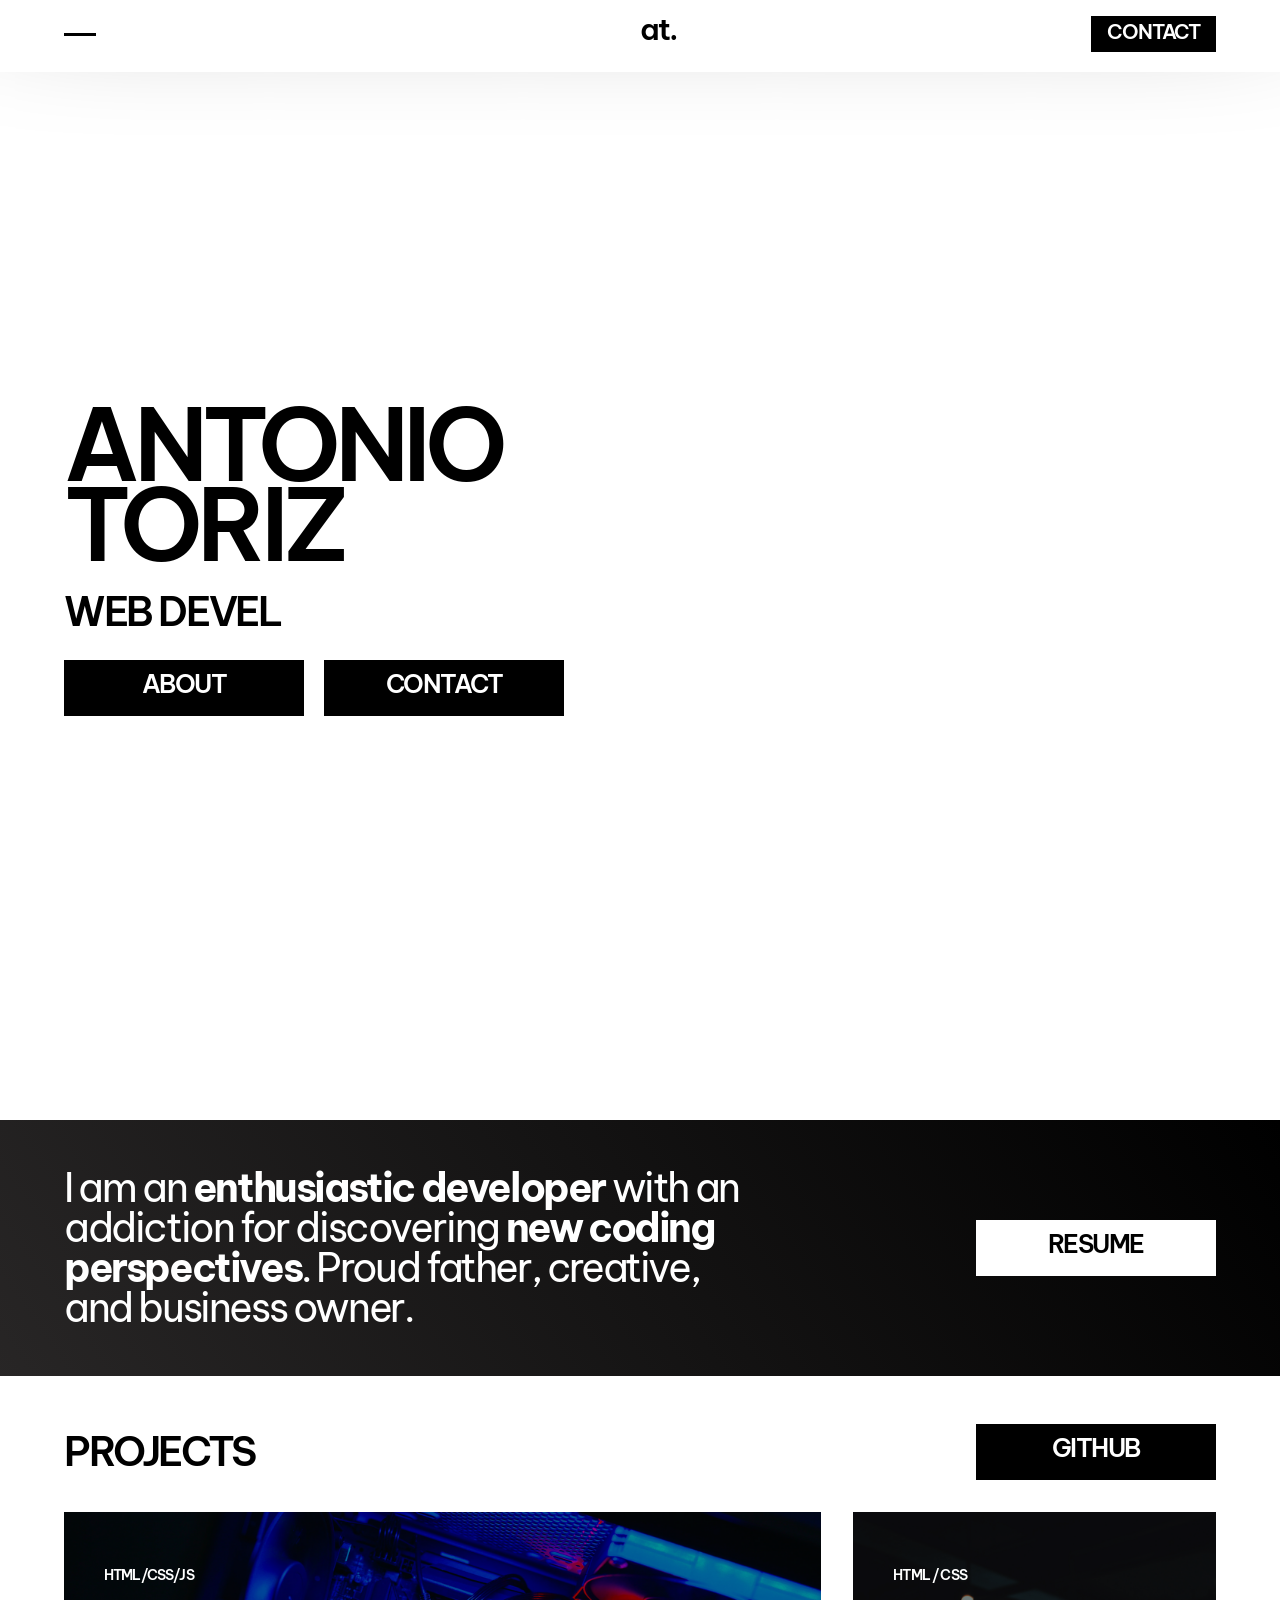
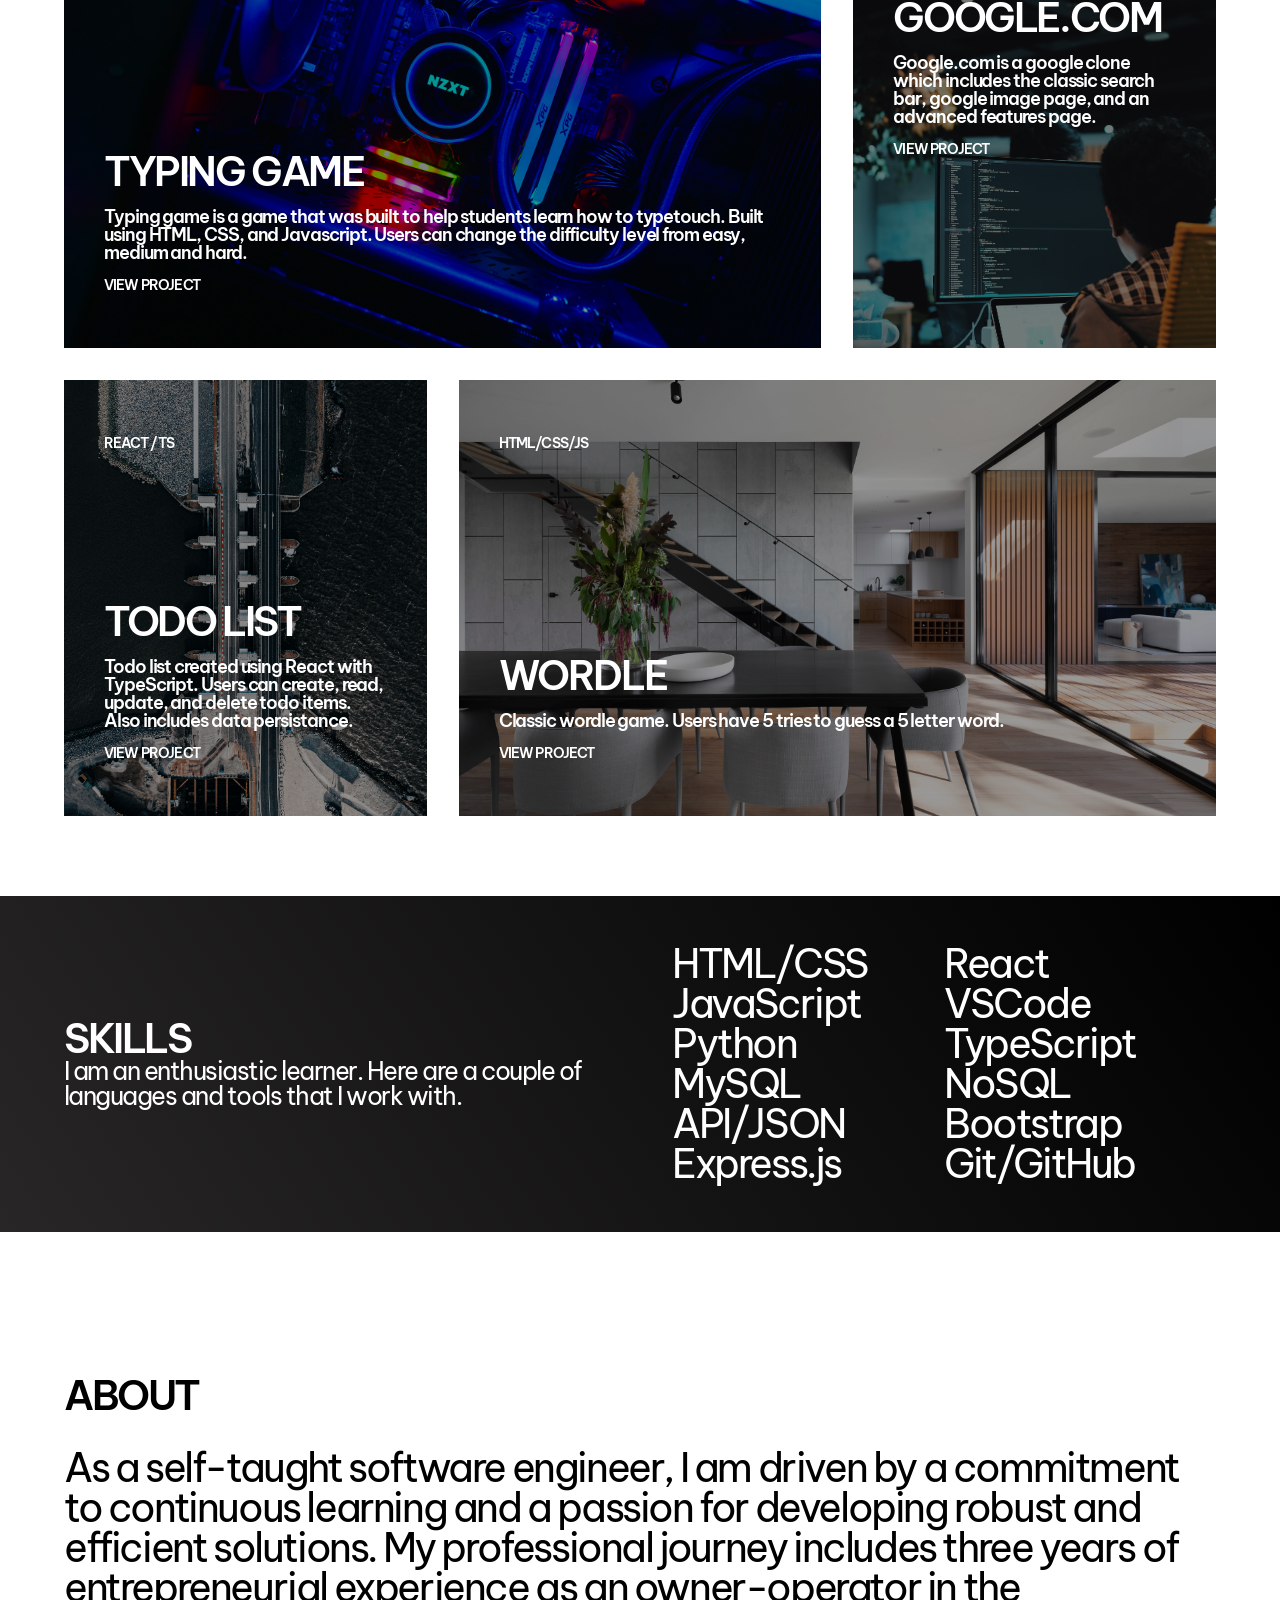
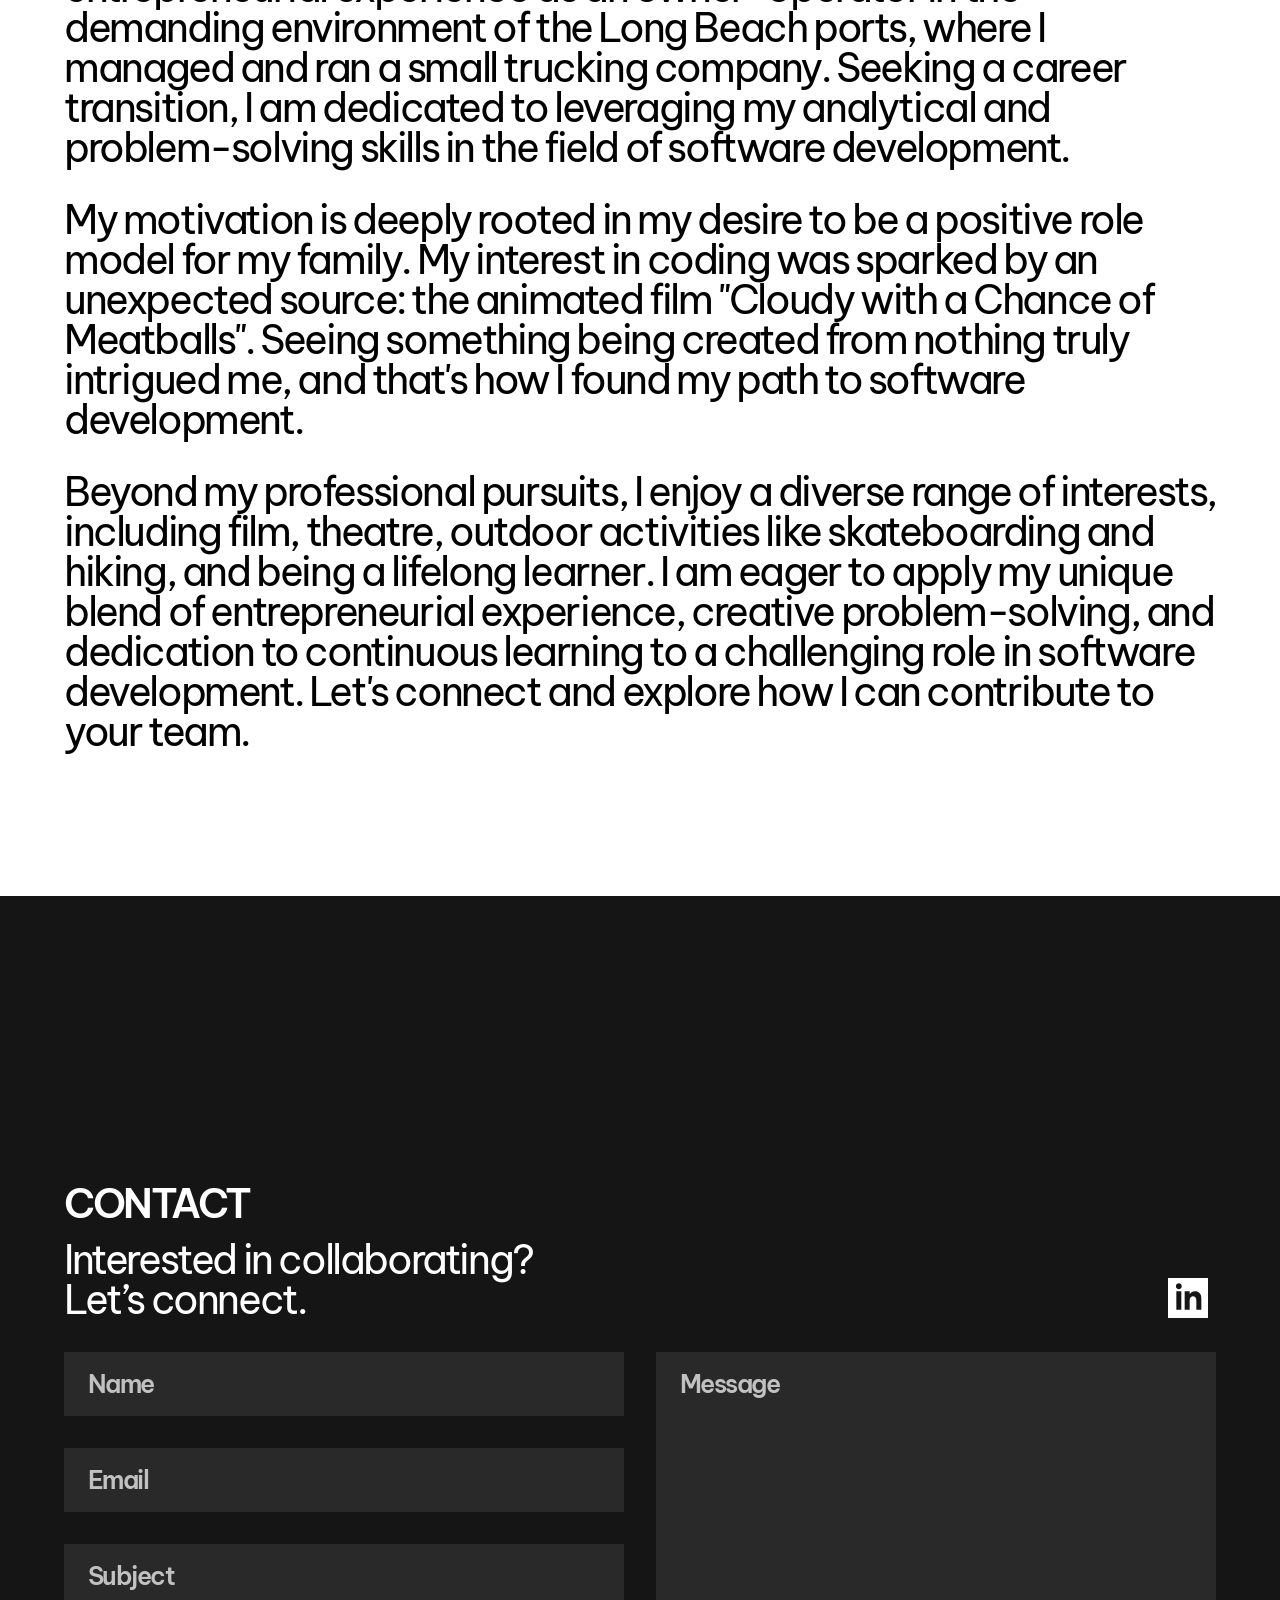
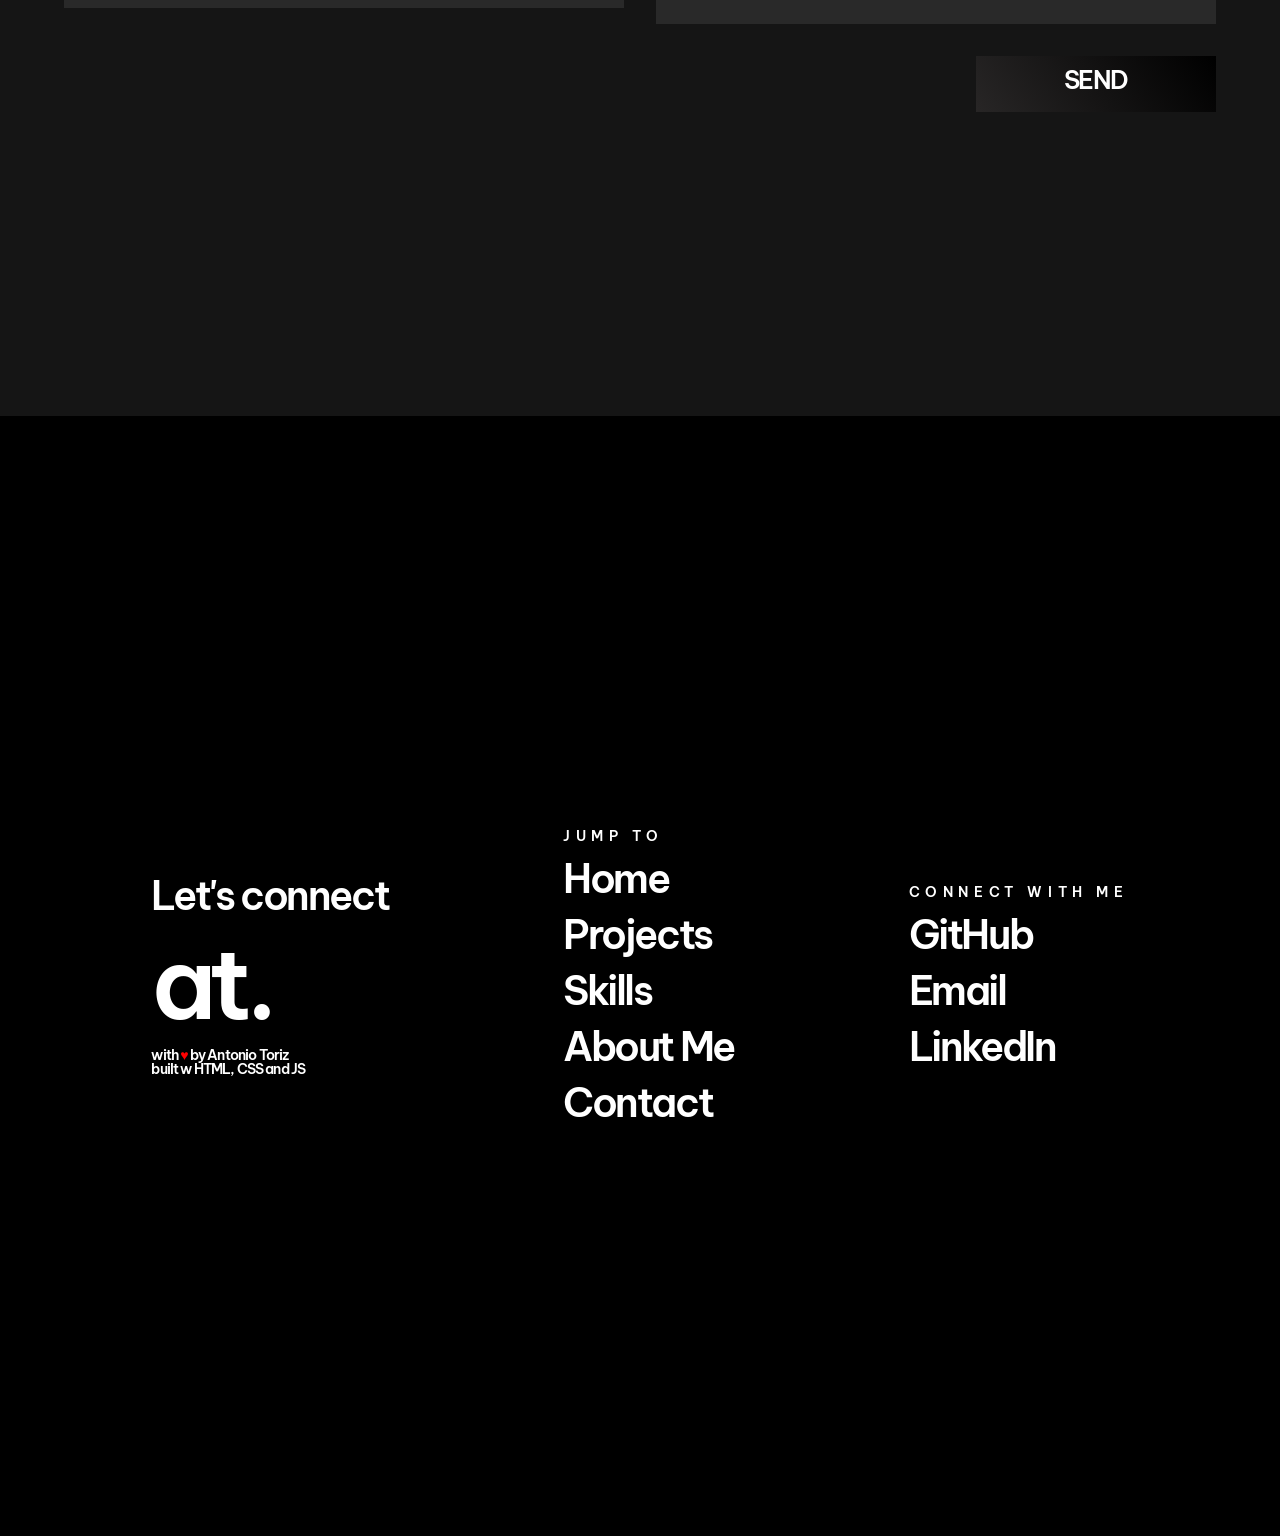
<file: tony/index.html>
<!DOCTYPE html>
<html lang="en">

<head>
  <meta charset="UTF-8" />
  <meta http-equiv="X-UA-Compatible" content="IE=edge" />
  <meta name="viewport" content="width=device-width, initial-scale=1.0" />
  <meta name="description" content="Lifelong learner." />
  <link rel="icon" type="image/x-icon" href="./assets/images/favicon.ico">

  <title>Antonio Toriz - Software Engineer</title>
  <!-- styles -->
  <link rel="stylesheet" href="styles/css/reset.css" />
  <link rel="stylesheet" href="styles/css/styles.css" />
  <link rel="stylesheet" href="styles/css/tablet.css" media="only screen and (max-device-width: 768px)" />
  <link rel="stylesheet" href="styles/css/mobile.css" media="only screen and (max-device-width: 480px)" />

  <!-- fonts -->
  <link rel="preconnect" href="https://fonts.gstatic.com" />
  <link href="https://fonts.googleapis.com/css2?family=Be+Vietnam:wght@400;500;600;700&display=swap" rel="stylesheet" />
</head>

<body>
  <div class="section" id="navbar">
    <div id="menu-container">
      <div class="nav-container">
        <div id="menu-btn-container">
          <div id="menu-btn">
            <label for="menu-btn-check"></label>
            <input required type="checkbox" name="menu-btn-check" id="menu-btn-check" />
            <div class="line line-1"></div>
            <div class="line line-2"></div>
          </div>
        </div>
        <div id="logo">at.</div>
        <div id="nav-cta">
          <button class="bg-color-black">
            <a href="#contact">Contact</a>
          </button>
        </div>
      </div>
      <div id="menu-content">
        <div id="menu-items">
          <h5 class="letter-spacing-wide">Jump to</h5>
          <ul>
            <li>
              <a href="#home">
                <h2>Home</h2>
              </a>
            </li>
            <li>
              <a href="#projects">
                <h2>Projects</h2>
              </a>
            </li>
            <li>
              <a href="#skills">
                <h2>Skills/Tools</h2>
              </a>
            </li>
            <li>
              <a href="#about-me">
                <h2>About Me</h2>
              </a>
            </li>
            <li>
              <a href="#contact">
                <h2>Contact</h2>
              </a>
            </li>
          </ul>
        </div>
      </div>
    </div>
  </div>
  <section class="section" id="home">
    <div class="container">
      <h1 id="hero-title">Antonio<br />Toriz</h1>
      <h2 id="hero-caption">Software Engineer.</h2>
      <div class="inline-container">
        <a href="#about-me">
          <button class="button-minimal bg-color-black">About</button>
        </a>
        <a href="#contact">
          <button class="button-minimal bg-color-black">Contact</button>
        </a>
      </div>
    </div>
  </section>
  <section class="section bg-color-primary" id="quote-1">
    <div class="container">
      <div class="flex-row flex-space-between">
        <h2 class="unset">
          I am an <b>enthusiastic developer</b> with an addiction for
          discovering <b>new coding perspectives</b>. Proud father, creative, and business owner.
        </h2>
        <a href="AntonioToriz-Resume.pdf" target="_blank">
          <button class="button-minimal bg-color-white">Resume</button>
        </a>
      </div>
    </div>
  </section>
  <section class="section" id="projects">
    <div class="container">
      <div class="flex-row flex-space-between">
        <h2>Projects</h2>
        <a href="https://github.com/tnydvv" target="_blank">
          <button class="button-minimal bg-color-black">Github</button>
        </a>
      </div>
      <!-- start of projects -->
      <div class="card-container">
        <div class="card bg-config bg-project-geeksultd" id="card-1">
          <h5 class="project-category">HTML/CSS/JS</h5>
          <h2 class="project-name">Typing Game</h2>
          <p class="project-description">
            Typing game is a game that was built to help students
            learn how to typetouch. Built using HTML, CSS, and Javascript. Users can change the difficulty level from
            easy, medium and hard.
          </p>
          <a href="/projects/typingGame/">
            <h5>View Project</h5>
          </a>
        </div>
        <div class="card bg-config bg-project-simple-shell" id="card-2">
          <a href="/projects/google/" target="_blank">
            <h5 class="project-category">HTML / CSS</h5>
            <h2 class="project-name">google.com</h2>
            <p class="project-description">
              Google.com is a google clone which includes the classic search bar, google image page, and an advanced
              features page.
            </p>
            <h5 class="project-cta">View Project</h5>
          </a>
        </div>
        <div class="card bg-config bg-project-user-auth" id="card-3">
          <h5 class="project-category">React / TS</h5>
          <h2 class="project-name">ToDo List</h2>
          <p class="project-description">
            Todo list created using React with TypeScript. Users can create, read, update, and delete todo items.
            Also includes data persistance.
          </p>
          <a href="https://tnydvv.github.io/todo-gh-pages/" target="_blank">
            <h5 class="project-cta">View Project</h5>
          </a>
        </div>
        <div class="card bg-config bg-project-airbnb" id="card-4">
          <h5 class="project-category">HTML/CSS/JS</h5>
          <h2 class="project-name">Wordle</h2>
          <p class="project-description">
            Classic wordle game. Users have 5 tries to guess a 5 letter word.
          </p>
          <a href="/projects/wordle/">
            <h5 class="project-cta">View Project</h5>
          </a>
        </div>
      </div>
    </div>
  </section>
  <section class="section bg-color-primary" id="skills">
    <div class="container">
      <div id="skills-content" class="flex-row">
        <div id="skills-description">
          <h2>Skills</h2>
          <h3 class="unset">
            I am an enthusiastic learner. Here are a couple
            of languages and tools that I work with.
          </h3>
        </div>
        <div id="skills-programming">
          <ul>
            <li>
              <h2 class="unset">HTML/CSS</h2>
            </li>
            <li>
              <h2 class="unset">JavaScript</h2>
            </li>
            <li>
              <h2 class="unset">Python</h2>
            </li>
            <li>
              <h2 class="unset">MySQL</h2>
            </li>
            <li>
              <h2 class="unset">API/JSON</h2>
            </li>
            <li>
              <h2 class="unset">Express.js</h2>
            </li>
          </ul>
        </div>
        <div id="skills-libraries">
          <ul>
            <li>
              <h2 class="unset">React</h2>
            </li>
            <li>
              <h2 class="unset">VSCode</h2>
            </li>
            <li>
              <h2 class="unset">TypeScript</h2>
            </li>
            <li>
              <h2 class="unset">NoSQL</h2>
            </li>
            <li>
              <h2 class="unset">Bootstrap</h2>
            </li>
            <li>
              <h2 class="unset">Git/GitHub</h2>
            </li>
          </ul>
        </div>
      </div>
    </div>
  </section>
  <section class="section" id="about-me">
    <div class="container">
      <h2>About</h2>
      <h2 class="unset" id="about-me-description">
        As a self-taught software engineer, I am driven by a commitment to continuous learning and a passion for developing robust and efficient solutions. My professional journey includes three years of entrepreneurial experience as an owner-operator in the demanding environment of the Long Beach ports, where I managed and ran a small trucking company. Seeking a career transition, I am dedicated to leveraging my analytical and problem-solving skills in the field of software development.
      </h2>
      <h2 class="unset" id="about-me-description">
        My motivation is deeply rooted in my desire to be a positive role model for my family. My interest in coding was sparked by an unexpected source: the animated film "Cloudy with a Chance of Meatballs". Seeing something being created from nothing truly intrigued me, and that's how I found my path to software development.
      </h2>
      <h2 class="unset" id="about-me-description">
        Beyond my professional pursuits, I enjoy a diverse range of interests, including film, theatre, outdoor activities like skateboarding and hiking, and being a lifelong learner. I am eager to apply my unique blend of entrepreneurial experience, creative problem-solving, and dedication to continuous learning to a challenging role in software development. Let's connect and explore how I can contribute to your team.
      </h2>
    </div>
  </section>
  <section class="section" id="contact">
    <div class="container">
      <h2>CONTACT</h2>
      <div id="contact-description">
        <h2 class="unset">
          Interested in collaborating?<br />
          Let’s connect.
        </h2>
        <div id="contact-icons">
          <a href="https://www.linkedin.com/in/antoniotorizjr/">
            <svg id="linkedin-logo" viewBox="0 0 37 37" fill="none" xmlns="http://www.w3.org/2000/svg">
              <path
                d="M0 0V37H37V0H0ZM12.3333 29.2917H7.70833V12.3333H12.3333V29.2917ZM10.0208 10.3785C8.53158 10.3785 7.32292 9.16058 7.32292 7.659C7.32292 6.15742 8.53158 4.9395 10.0208 4.9395C11.5101 4.9395 12.7188 6.15742 12.7188 7.659C12.7188 9.16058 11.5116 10.3785 10.0208 10.3785ZM30.8333 29.2917H26.2083V20.6522C26.2083 15.4598 20.0417 15.853 20.0417 20.6522V29.2917H15.4167V12.3333H20.0417V15.0544C22.1954 11.0676 30.8333 10.7732 30.8333 18.8715V29.2917Z"
                fill="white" />
            </svg>
          </a>
          <!-- <a
              href="mailto:&#116;&#111;&#114;&#105;&#122;&#97;&#110;&#116;&#111;&#110;&#105;&#111;&#49;&#53;&#64;&#103;&#109;&#97;&#105;&#108;&#46;&#99;&#111;&#109;"
            >
              <svg
                id="email-logo"
                viewBox="0 0 39 39"
                fill="none"
                xmlns="http://www.w3.org/2000/svg"
                style="pointer-events: none;"
              >
                <g clip-path="url(#clip0)">
                  <path
                    d="M0.04225 39.0001L19.5 20.1387L38.9578 39.0001H0.04225ZM19.4837 0.0634766L0 14.2416V34.5151L11.947 22.9337L2.76087 16.2501L19.4837 4.0821L36.2359 16.2501L27.0465 22.9256L39 34.5151V14.2416L19.4837 0.0634766Z"
                    fill="white"
                  />
                </g>
                <defs>
                  <clipPath id="clip0">
                    <rect width="39" height="39" fill="white" />
                  </clipPath>
                </defs>
              </svg>
            </a> -->
        </div>
      </div>
      <form action="https://formspree.io/f/xjkybprq" method="POST" id="contact-form" autocomplete="off">
        <div id="form-details">
          <label for="name"></label>
          <input required type="text" id="name" name="name" placeholder="Name" autocomplete="off" />
          <label for="email"></label>
          <input required type="email" id="email" placeholder="Email" />
          <label for="subject"></label>
          <input required type="text" id="subject" name="subject" placeholder="Subject" autocomplete="off" />
        </div>
        <div id="form-message">
          <label for="message"></label>
          <textarea id="message" name="message" placeholder="Message" autocomplete="off" required></textarea>
          <button class="button-minimal bg-color-primary" type="submit">
            Send
          </button>
        </div>
      </form>
    </div>
  </section>
  <footer class="section bg-color-black" id="footer">
    <div class="container">
      <div id="featured-footer">
        <h2>Let's connect</h2>
        <h1 id="logo-large">at.</h1>
        <h5>
          with <span style="color: red">&hearts;</span> by Antonio Toriz
          <br />built w HTML, CSS and JS
        </h5>
      </div>
      <div id="footer-pages">
        <h5 class="letter-spacing-wide">Jump to</h5>
        <ul>
          <!-- did this section with js for fun -assets/js/logic.js line 83-102 -->
          <!-- <a href="#home">
              <h2 class="unset">Home</h2>
            </a>
            <a href="#projects">
              <h2 class="unset">Projects</h2>
            </a>
            <a href="#skills">
              <h2 class="unset">Skills</h2>
            </a>
            <a href="#about-me">
              <h2 class="unset">About Me</h2>
            </a>
            <a href="#contact">
              <h2 class="unset">Contact</h2>
            </a> -->
        </ul>
      </div>
      <div id="footer-contact-links">
        <h5 class="letter-spacing-wide">Connect with me</h5>
        <ul>
          <li>
            <a href="https://www.github.com/tnydvv" target="_blank">
              <h2 class="unset">GitHub</h2>
            </a>
          </li>
          <li>
            <a href="mailto:&#116;&#111;&#114;&#105;&#122;&#97;&#110;&#116;&#111;&#110;&#105;&#111;&#49;&#53;&#64;&#103;&#109;&#97;&#105;&#108;&#46;&#99;&#111;&#109;"
              target="_blank""
              >
                <h2 class=" unset">Email</h2>
            </a>
          </li>
          <li>
            <a href="https://www.linkedin.com/in/antoniotorizjr" target="_blank">
              <h2 class="unset">LinkedIn</h2>
            </a>
          </li>
        </ul>
      </div>
    </div>
    <script src="assets/js/logic.js"></script>
  </footer>
</body>

</html>
</file>
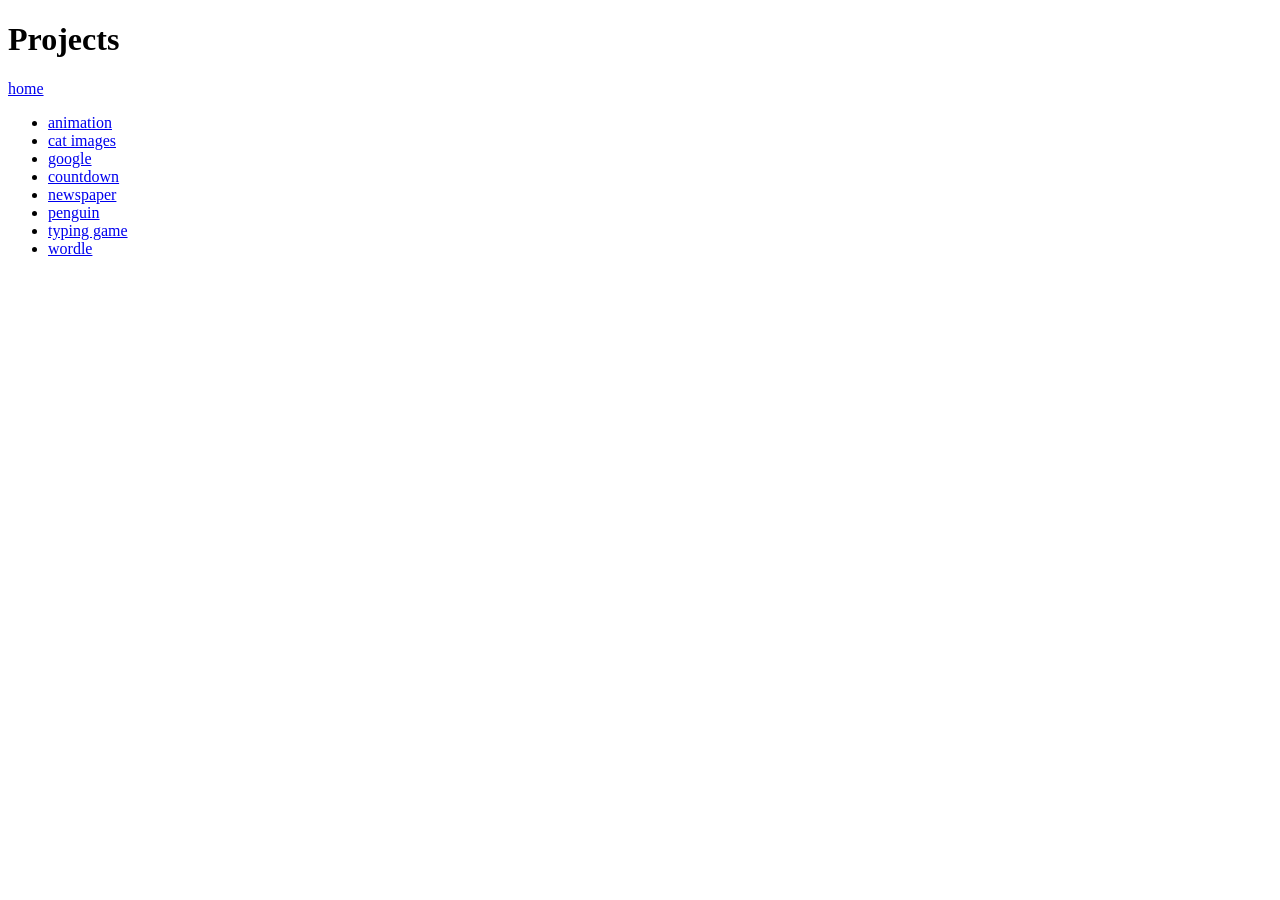
<file: tony/projects/index.html>
<!DOCTYPE html>
<html lang="en">

<head>
  <meta charset="UTF-8">
  <meta name="viewport" content="width=device-width, initial-scale=1.0">
  <link rel="icon" type="image/x-icon" href="./assets/images/favicon.ico" />
  <title>Antonio Toriz - Projects</title>
</head>

<body>
  <h1>Projects</h1>
  <a href="/">home</a>
  <ul>
    <li><a href="/projects/animation/">animation</a></li>
    <li><a href="/projects/catimages/">cat images</a></li>
    <li><a href="/projects/google/">google</a></li>
    <li><a href="/projects/countdown/dateform.html">countdown</a></li>
    <li><a href="/projects/newspaper/">newspaper</a></li>
    <li><a href="/projects/penguin/">penguin</a></li>
    <li><a href="/projects/typingGame/">typing game</a></li>
    <li><a href="/projects/wordle/">wordle</a></li>
  </ul>
</body>

</html>
</file>
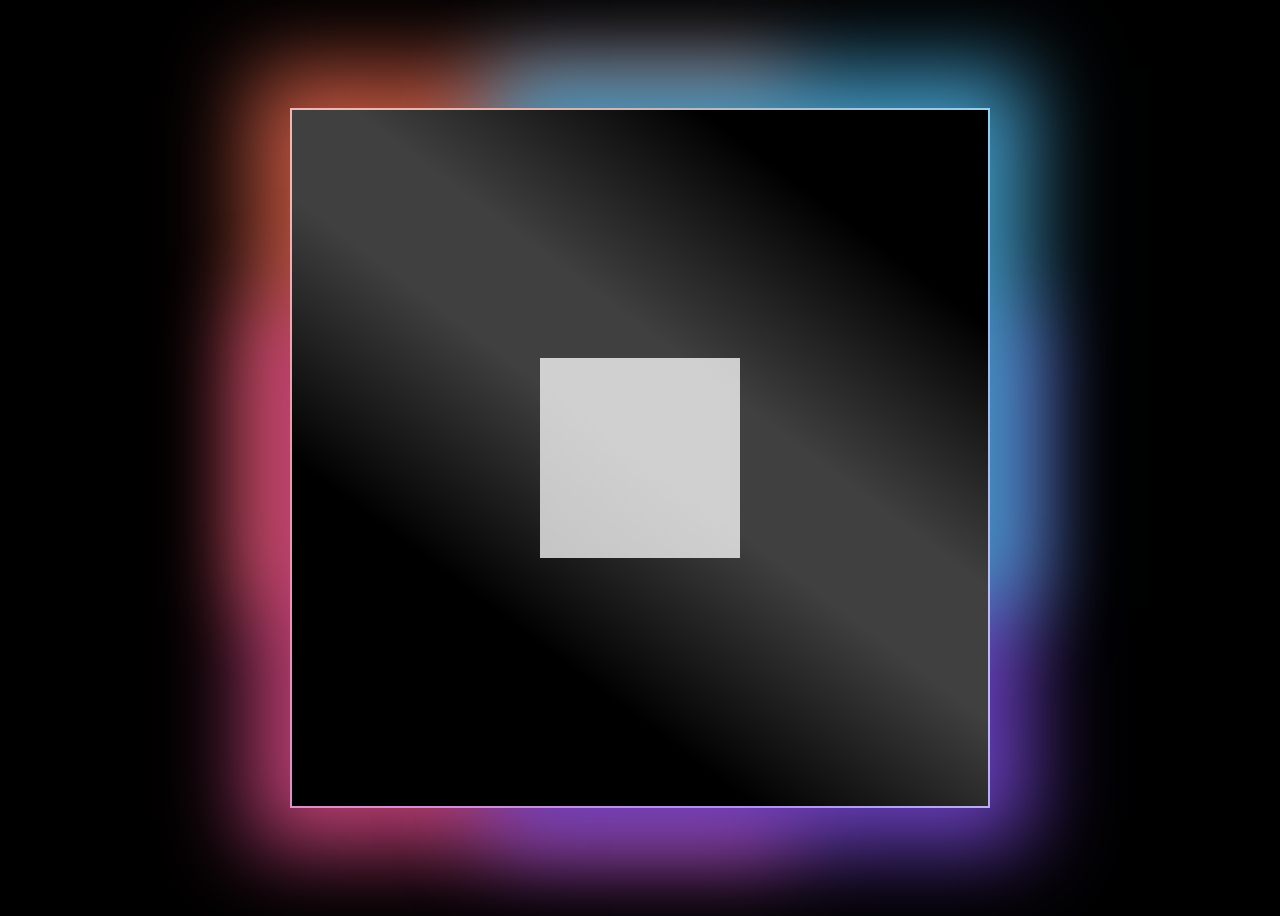
<file: tony/projects/animation/index.html>
<!DOCTYPE html>
<html lang="en">
  <head>
    <meta charset="UTF-8" />
    <meta name="viewport" content="width=device-width, initial-scale=1.0" />
    <meta http-equiv="X-UA-Compatible" content="ie=edge" />
    <link rel="icon" type="image/x-icon" href="../../assets/images/favicon.ico" />
    <title>Antonio Toriz - Animation</title>
    <link rel="stylesheet" href="./style.css" />
  </head>
  <body>
    <div class="container">
      <div class="perspectiveContainer">
        <div class="animationDisplay">
          <div class="animation"></div>
        </div>
      </div>
    </div>
  </body>
  <script src="./script.js" type="text/javascript"></script>
</html>
</file>
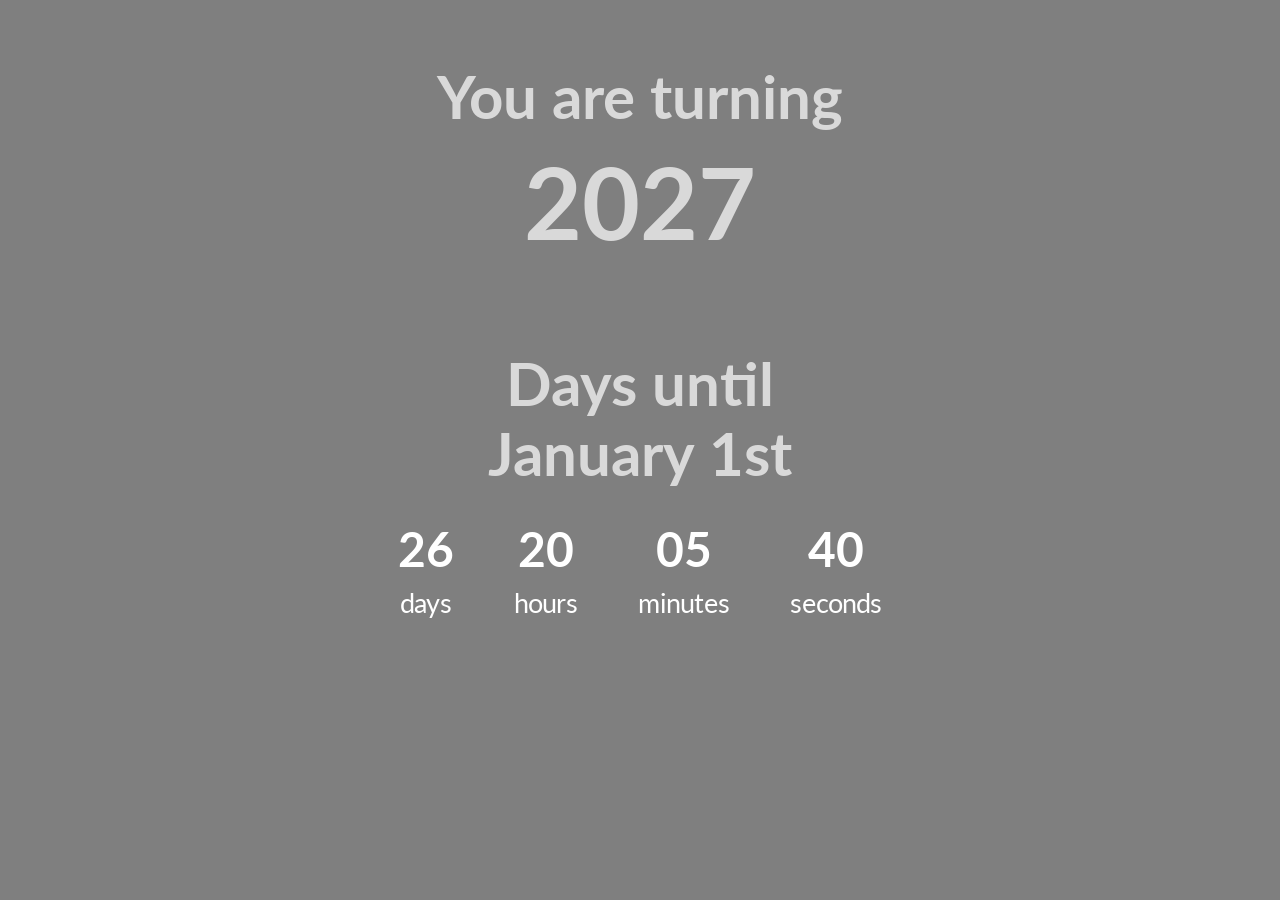
<file: tony/projects/countdown/index.html>
<!DOCTYPE html>
<html>
  <head>
    <meta charset="utf-8" />
    <meta name="viewport" content="width=device-width" />
    <link rel="icon" type="image/x-icon" href="../../assets/images/favicon.ico" />
    <title>Antonio Toriz - Countdown</title>
    <link href="./style.css" rel="stylesheet" type="text/css" />
  </head>

  <body>
    <h1 class="age">You are turning</h1>
    <h1 id="age"></h1>
    <br /> <br /><br /> <br />
    <div id="year" class="year"></div>
    <h1>Days until</h1>
    <br /><br />
    <h1 id="birthday"></h1>

    <div id="countdown" class="countdown">
      <div class="time">
        <h2 id="days"></h2>
        <small>days</small>
      </div>
      <div class="time">
        <h2 id="hours"></h2>
        <small>hours</small>
      </div>
      <div class="time">
        <h2 id="minutes"></h2>
        <small>minutes</small>
      </div>
      <div class="time">
        <h2 id="seconds"></h2>
        <small>seconds</small>
      </div>
    </div>

    <img
      src="./img/spinner.gif"
      alt="Loading..."
      id="loading"
      class="loading"
    />

    <script src="./script.js"></script>
  </body>
</html>
</file>
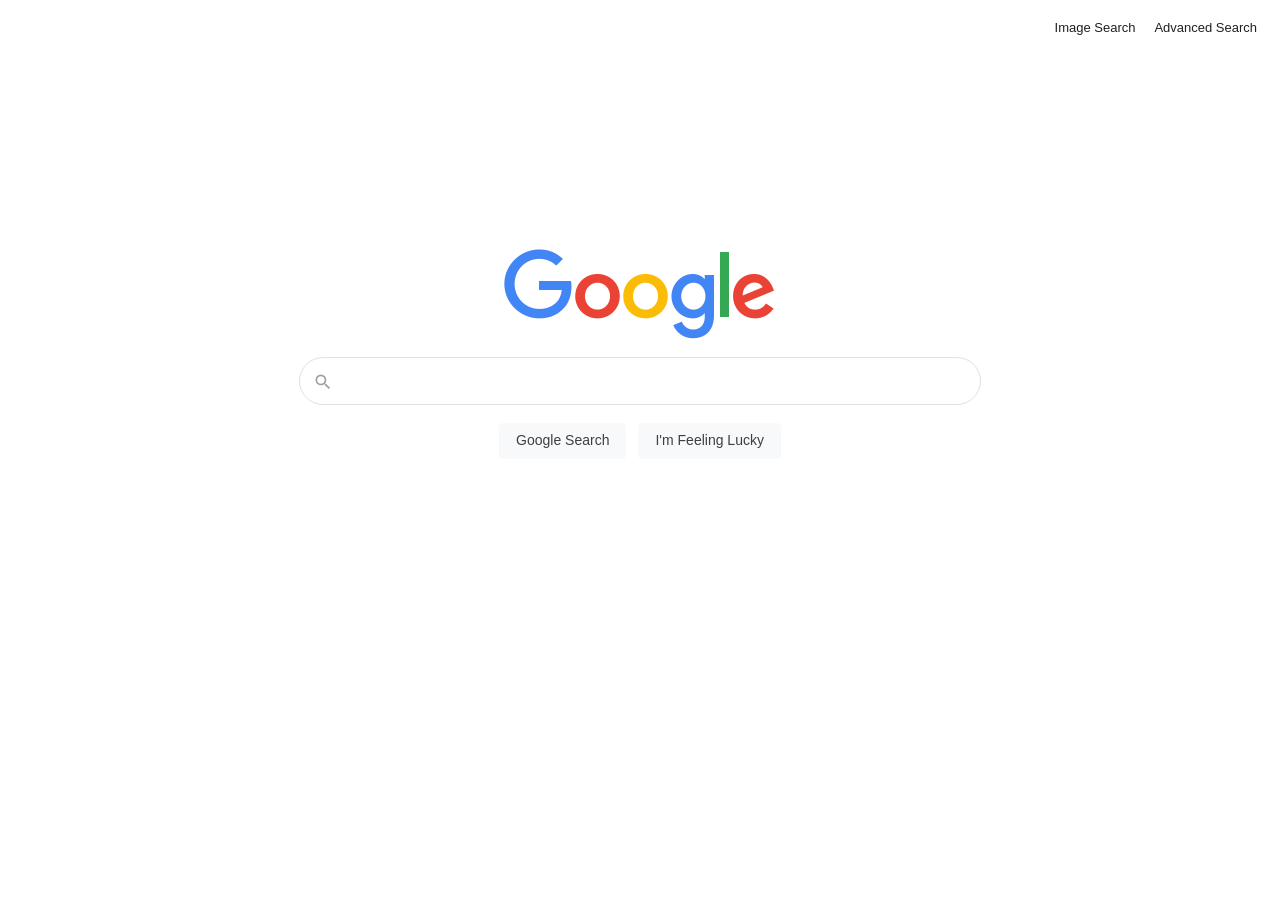
<file: tony/projects/google/index.html>
<!DOCTYPE html>
<html lang="en">
  <head>
    <meta charset="UTF-8" />
    <meta http-equiv="X-UA-Compatible" content="IE=edge" />
    <meta name="viewport" content="width=device-width, initial-scale=1.0" />
    <link rel="icon" type="image/x-icon" href="../../assets/images/favicon.ico" />
    <!-- stylesheet -->
    <link rel="stylesheet" href="./style.css" />
    <title>Search</title>
  </head>
  <body>
    <nav class="navbar">
      <ul>
        <li><a href="./image.html">Image Search</a></li>
        <li><a href="./advanced.html">Advanced Search</a></li>
      </ul>
    </nav>
    <div class="content">
      <img src="./googlelogo.png" alt="google logo" />

      <form action="https://www.google.com/search" style="padding: 16px">
        <div class="search-icon">
          <span
            ><svg
              focusable="false"
              xmlns="http://www.w3.org/2000/svg"
              viewBox="0 0 24 24"
            >
              <path
                d="M15.5 14h-.79l-.28-.27A6.471 6.471 0 0 0 16 9.5 6.5 6.5 0 1 0 9.5 16c1.61 0 3.09-.59 4.23-1.57l.27.28v.79l5 4.99L20.49 19l-4.99-5zm-6 0C7.01 14 5 11.99 5 9.5S7.01 5 9.5 5 14 7.01 14 9.5 11.99 14 9.5 14z"
              ></path>
            </svg>
          </span>
        </div>
        <input type="text" name="q" />
        <input type="submit" value="Google Search" />
        <input type="submit" name="btnI" value="I'm Feeling Lucky" />
      </form>
    </div>
  </body>
</html>
</file>
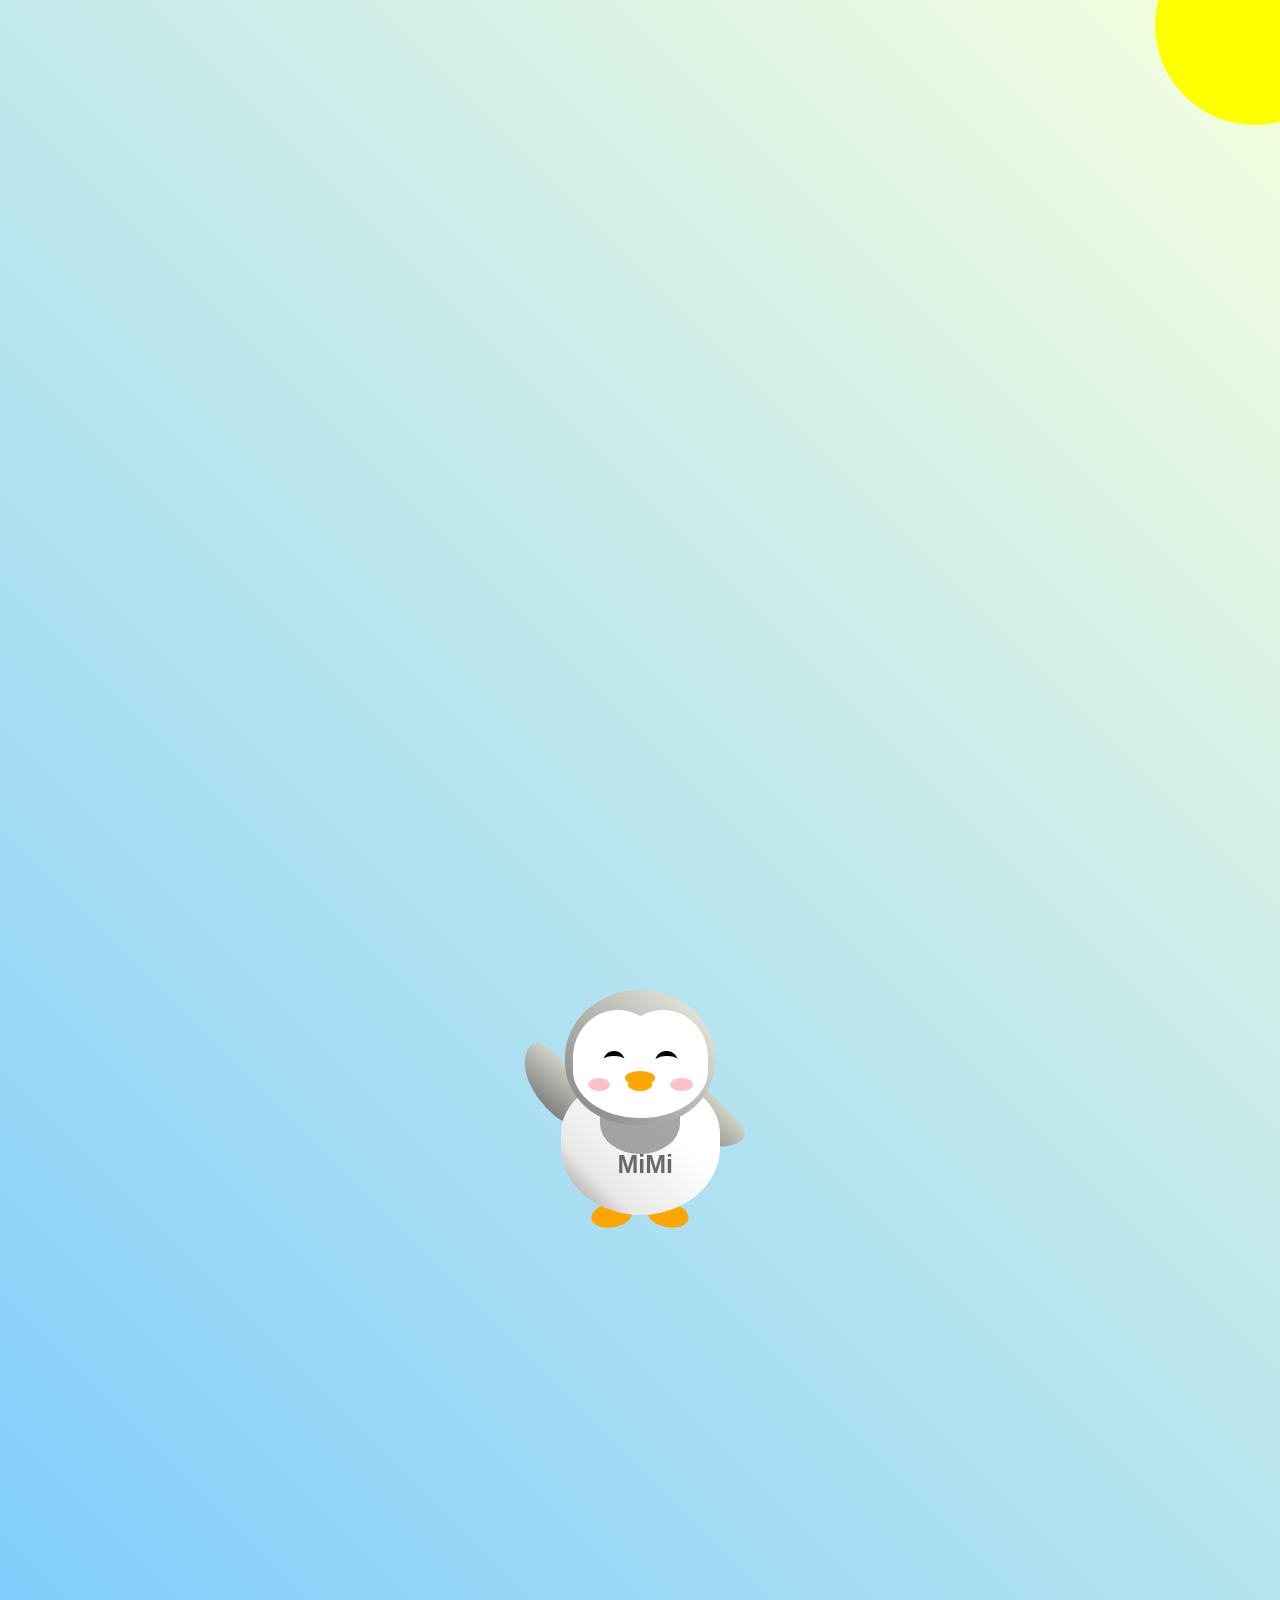
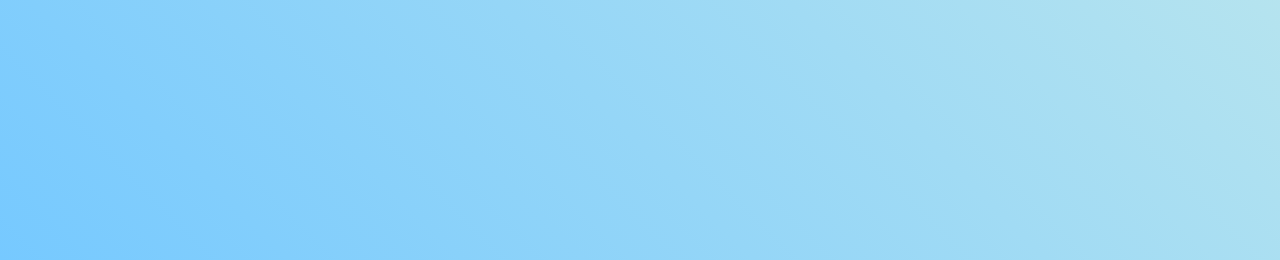
<file: tony/projects/penguin/index.html>
<!DOCTYPE html>
<html>
  <head>
    <meta charset="UTF-8" />
    <link rel="stylesheet" href="./styles.css" />
    <link rel="icon" type="image/x-icon" href="../../assets/images/favicon.ico" />
    <title>Antonio Toriz - Penguin</title>
    <meta name="viewport" content="width=device-width, initial-scale=1.0" />
    <link rel="icon" type="image/x-icon" href="./assets/images/favicon.ico" />
  </head>

  <body>
    <div class="sun"></div>
    <div class="penguin">
      <div class="penguin-head">
        <div class="face left"></div>
        <div class="face right"></div>
        <div class="chin"></div>
        <div class="eye left">
          <div class="eye-lid"></div>
        </div>
        <div class="eye right">
          <div class="eye-lid"></div>
        </div>
        <div class="blush left"></div>
        <div class="blush right"></div>
        <div class="beak top"></div>
        <div class="beak bottom"></div>
      </div>
      <div class="shirt">
        <p>MiMi</p>
      </div> 
      <div class="penguin-body">
        <div class="arm left"></div>
        <div class="arm right"></div>
        <div class="foot left"></div>
        <div class="foot right"></div>
      </div>
    </div>

    <div class="ground"></div>
  </body>
</html>
</file>
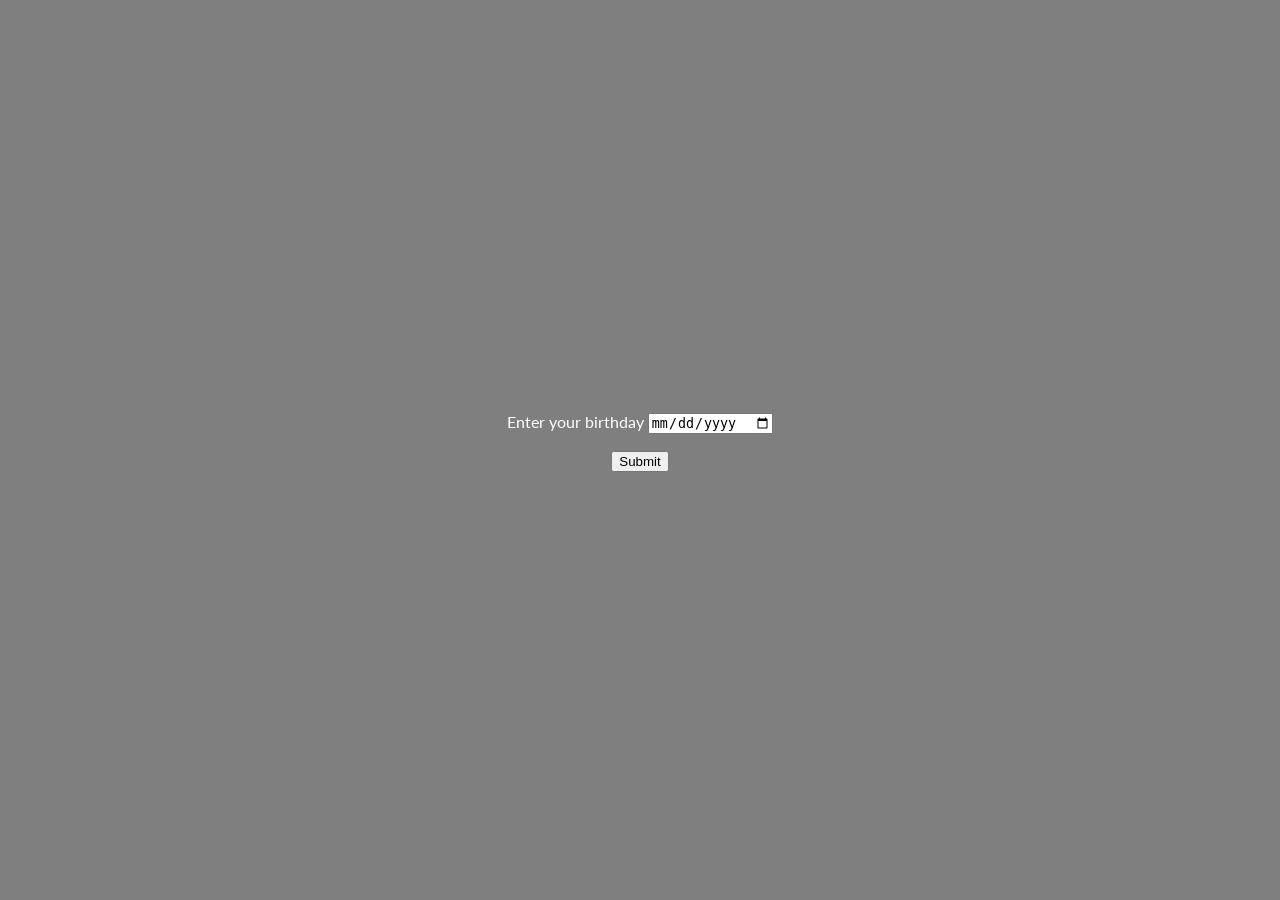
<file: tony/projects/countdown/dateform.html>
<!DOCTYPE html>
<html>
  <head>
    <meta charset="utf-8" />
    <meta name="viewport" content="width=device-width" />
    <title>birthday countdown</title>
    <link href="./style.css" rel="stylesheet" type="text/css" />
  </head>
  <body>
    <form action="./index.html" method="get">
      <label>
        Enter your birthday
        <input
          type="date"
          name="dob"
          id="dob"
          pattern="\d{4}-\d{2}-\d{2}"
          required
        />
      </label>
      <p>
        <button>Submit</button>
      </p>
    </form>
  </body>
</html>
</file>
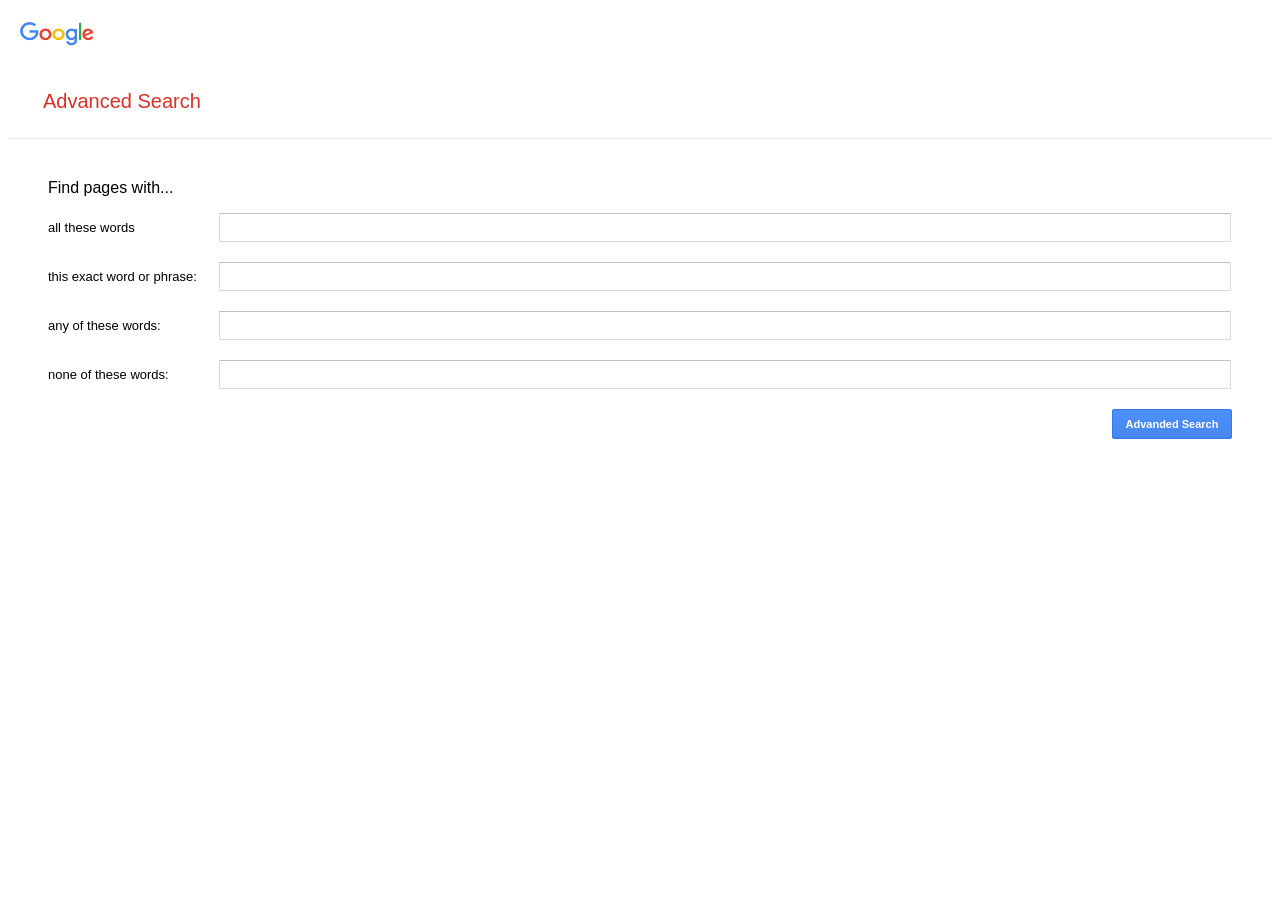
<file: tony/projects/google/advanced.html>
<!DOCTYPE html>
<html lang="en">
  <head>
    <meta charset="UTF-8" />
    <meta http-equiv="X-UA-Compatible" content="IE=edge" />
    <meta name="viewport" content="width=device-width, initial-scale=1.0" />
    <link rel="icon" type="image/x-icon" href="../../assets/images/favicon.ico" />
    <!-- stylesheet -->
    <link rel="stylesheet" href="./advanced.css" />
    <title>Advanded Search</title>
  </head>
  <body>
    <nav class="navbar">
      <a href="./index.html"><img src="./googlelogo.png" alt="home" /></a>
    </nav>

    <div class="appbar">
      <label> Advanced Search</label>
    </div>

    <div class="break"></div>

    <div class="form">
      <p>Find pages with...</p>
      <form action="https://www.google.com/search">
        <label for="all-words">all these words</label>
        <input type="text" name="as_q" />
        <br />
        <label for="exact-words">this exact word or phrase:</label>
        <input type="text" name="as_epq" />
        <br />
        <label for="any-words">any of these words:</label>
        <input type="text" name="as_oq" />
        <br />
        <label for="no-words">none of these words:</label>
        <input type="text" name="as_eq" />
        <br />
        <input type="submit" value="Advanded Search" />
      </form>
    </div>
  </body>
</html>
</file>
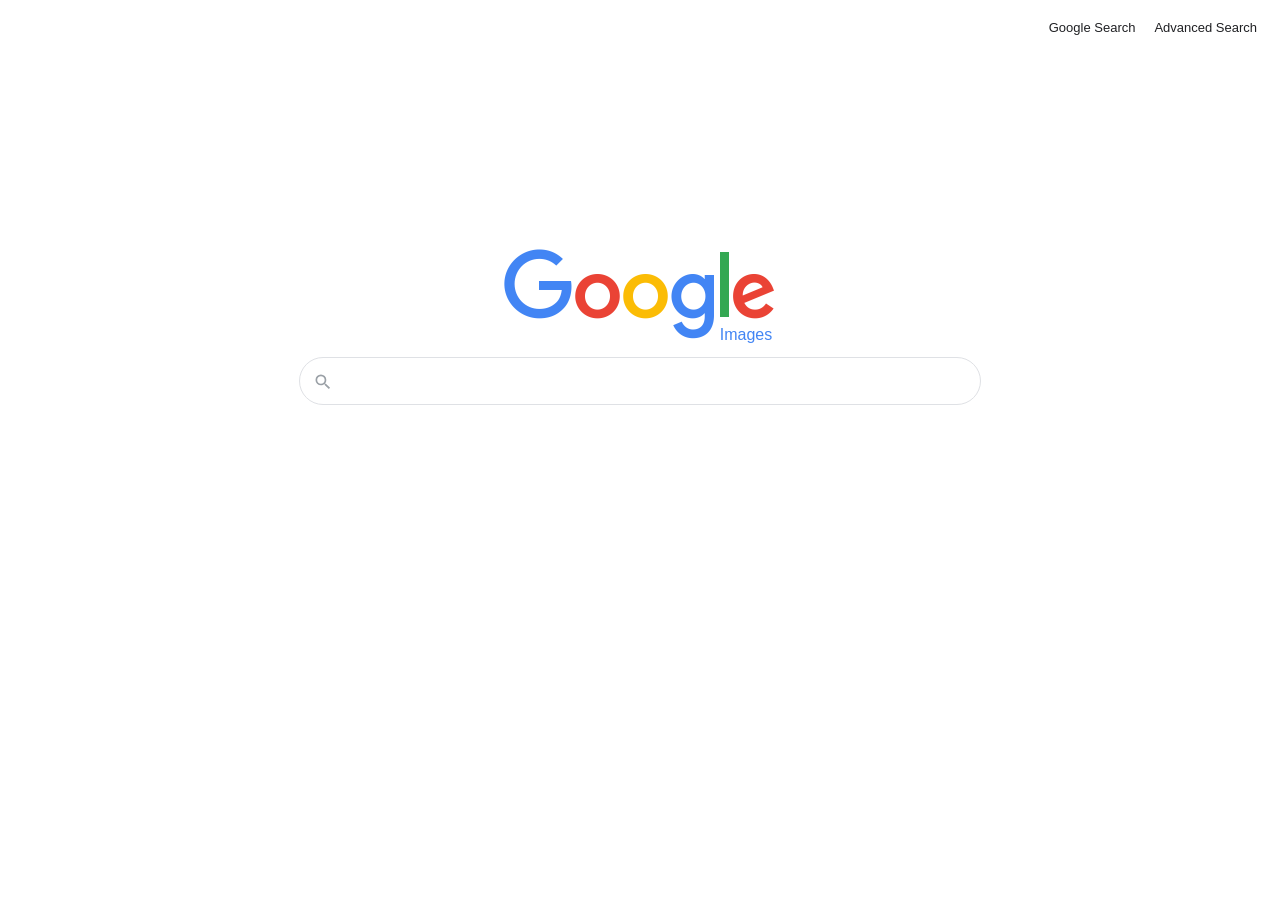
<file: tony/projects/google/image.html>
<!DOCTYPE html>
<html lang="en">
  <head>
    <meta charset="UTF-8" />
    <meta http-equiv="X-UA-Compatible" content="IE=edge" />
    <meta name="viewport" content="width=device-width, initial-scale=1.0" />
    <link rel="icon" type="image/x-icon" href="../../assets/images/favicon.ico" />
    <!-- stylesheet -->
    <link rel="stylesheet" href="./style.css" />
    <title>Image Search</title>
  </head>
  <body>
    <nav class="navbar">
      <ul>
        <li><a href="./index.html">Google Search</a></li>
        <li><a href="./advanced.html">Advanced Search</a></li>
      </ul>
    </nav>

    <div class="content">
      <img src="./googlelogo.png" alt="google logo" />
      <span class="images">Images</span>

      <form action="https://www.google.com/images" >
        <div class="search-icon">
          <span
            ><svg
              focusable="false"
              xmlns="http://www.w3.org/2000/svg"
              viewBox="0 0 24 24"
            >
              <path
                d="M15.5 14h-.79l-.28-.27A6.471 6.471 0 0 0 16 9.5 6.5 6.5 0 1 0 9.5 16c1.61 0 3.09-.59 4.23-1.57l.27.28v.79l5 4.99L20.49 19l-4.99-5zm-6 0C7.01 14 5 11.99 5 9.5S7.01 5 9.5 5 14 7.01 14 9.5 11.99 14 9.5 14z"
              ></path>
            </svg>
          </span>
        </div>
        <input type="text" name="q" />
      </form>
    </div>
  </body>
</html>
</file>
<file: tony/styles/css/styles.css>
:root {
  /* Colors */
  --color-white: #fff;
  --color-black: #000;
  /* --color-primary: linear-gradient(325deg, #dc1c13 0.13%, #ea4c46 100.59%); */
  --color-primary: linear-gradient(235deg, #000 0.13%, #282626 100.59%);
}

html {
  scroll-behavior: smooth;
  font-size: 16px;
}

body {
  font-size: 100%;
}

h1 {
  font-size: 4.375rem;
}

h2 {
  font-size: 2.5rem;
}

h3 {
  font-size: 1.563rem;
}

h4 {
  font-size: 1.125rem;
}

h5 {
  font-size: 0.875rem;
}

p {
  font-size: 1.125rem;
}

input {
  font-size: 1.563rem;
}

button {
  font-size: 1.563rem;
}

textarea {
  font-size: 1.563rem;
}

b {
  font-weight: 700;
}

button {
  cursor: pointer;
}

h1,
h2,
h3,
h4,
h5,
h6,
button {
  text-transform: uppercase;
  margin: 1rem 0;
  letter-spacing: -0.06em;
}

p,
input,
textarea {
  letter-spacing: -0.06em;
}

input,
textarea {
  overflow: hidden;
  resize: none;
}

/* COLORS TAGS */
.bg-color-black {
  background-color: var(--color-black);
  color: var(--color-white);
}

.bg-color-white {
  background-color: var(--color-white);
  color: var(--color-black);
}

.bg-color-primary {
  background: var(--color-primary);
  color: var(--color-white);
}

/* BACKGROUND TAGS */
.bg-project-geeksultd:after {
  background-image: url(../../assets/images/NZXT-PC-2020.jpg);
}

.bg-project-user-auth:after {
  background-image: url(../../assets/images/tim-roosjen-unsplash.jpg);
}

.bg-project-simple-shell:after {
  background-image: url(../../assets/images/arif-riyanto-unsplash.jpg);
}

.bg-project-airbnb:after {
  background-image: url(../../assets/images/r-unsplash.jpg);
}

.bg-config::after {
  background-position: center;
  background-size: cover;
  filter: brightness(0.6);
  top: 0;
  left: 0;
  right: 0;
  bottom: 0;
  z-index: -1;
  content: "";
  position: absolute;
}

/* TEXT TAGS */
.unset {
  text-transform: unset;
  font-weight: 400;
}

.letter-spacing-wide {
  letter-spacing: 0.4em;
}

/*  COMPONENTS
    =============== 
*/

#menu-btn-container {
  height: 2rem;
  width: 2rem;
  display: flex;
  flex-direction: column;
  align-items: center;
  justify-content: center;
  position: relative;
}

#menu-btn-container #menu-btn {
  height: 100%;
  width: 100%;
  display: flex;
  align-items: center;
}

#menu-btn-container #menu-btn .line {
  width: 100%;
  height: 0.2rem;
  background-color: black;
  position: absolute;
  transition: 0.25s;
}

#menu-btn-container #menu-btn #menu-btn-check {
  width: 100%;
  height: 100%;
  z-index: 1;
  cursor: pointer;
  opacity: 0;
}

#menu-btn-container #menu-btn #menu-btn-check:checked ~ .line-1 {
  transform: rotate(225deg);
}

#menu-btn-container #menu-btn #menu-btn-check:checked ~ .line-2 {
  transform: rotate(-45deg);
}

.section {
  display: flex;
  flex-direction: column;
  align-items: center;
  overflow: hidden;
}

.container {
  width: 1400px;
  height: 1024px;
  max-width: 90%;
  display: flex;
  flex-direction: column;
  justify-content: center;
  padding: 3rem;
}

.flex-row {
  display: flex;
}

.flex-row * {
  margin-top: auto;
  margin-bottom: auto;
}

.flex-space-between {
  justify-content: space-between;
}

.flex-centered {
  display: flex;
  flex-direction: column;
  justify-content: center;
  align-items: center;
}

.button-minimal {
  width: 15rem;
  text-transform: uppercase;
  padding: 0.5rem 0 1rem 0;
  transition: all 1s;
}

.button-minimal:hover {
  border-radius: 20rem;
}

.button-minimal.bg-color-black:hover {
  background: var(--color-primary);
}

.button-minimal.bg-color-white:hover {
  background: var(--color-black);
  color: var(--color-white);
}

.button-minimal.bg-color-primary:hover {
  background: var(--color-white);
  color: var(--color-black);
}

.inline-container > * {
  margin: 0.5rem;
}

.inline-container > *:first-child {
  margin-left: 0;
}

.inline-container > *:last-child {
  margin-right: 0;
}

/*  CUSTOM CSS
    =================
*/

/* HERO SECTION */
#hero-title {
  font-size: 6.25rem;
}

#hero-title,
#hero-caption {
  line-height: 0.8;
  min-height: 32px;
}

#logo-large {
  font-size: 6.25rem;
}

/* QUOTE SECTION */
#quote-1 .container {
  height: unset;
}

#quote-1 .container .flex-row > h2 {
  max-width: 60%;
}

#quote-1 a,
#quote-1 a > button {
  margin-top: auto;
  margin-bottom: auto;
}

/* PROJECTS SECTION */
#projects .container {
  justify-content: unset;
}

#card-1 {
  grid-area: card-1;
}

#card-2 {
  grid-area: card-2;
}

#card-3 {
  grid-area: card-3;
}

#card-4 {
  grid-area: card-4;
}

[id^="card-"] {
  padding: 2.5rem;
  position: relative;
  display: flex;
  flex-direction: column;
  transition: 0.2s ease-in-out;
  cursor: pointer;
}

[id^="card-"]:hover {
  padding: 3rem;
}

#projects .card-container {
  height: 100%;
  margin: 2rem 0;
  display: grid;
  gap: 2rem;
  grid-template-columns: repeat(3, 1fr);
  grid-template-rows: repeat(2, 1fr);
  grid-template-areas:
    "card-1 card-1 card-2"
    "card-3 card-4 card-4";
  color: var(--color-white);
}

#projects .card-container .card > h2 {
  margin-top: auto;
}

/* SKILLS SECTION */
#skills .container {
  height: unset;
}

#skills #skills-description {
  max-width: 50%;
  margin-right: 2rem;
}

#skills #skills-programming,
#skills #skills-libraries {
  width: 25%;
}

/* CONTACT SECTION */
#contact {
  background-color: #151515;
  color: var(--color-white);
}

#contact #contact-description > h2 {
  max-width: 50%;
  margin: 0;
}

#contact form #form-details,
#contact form #form-message {
  width: 50%;
}

#contact svg {
  height: 2.5rem;
}

#contact #contact-description {
  display: flex;
  justify-content: space-between;
}

#contact #contact-description #contact-icons {
  margin-top: auto;
}

#contact #contact-description #contact-icons a *:first-child {
  margin-right: 0.5rem;
}

#contact #contact-description #contact-icons a *:last-child {
  margin-left: 0.5rem;
}

/* FOOTER SECTION */
#footer {
  color: var(--color-white);
}

#footer * {
  text-transform: unset;
  font-weight: 600;
}

#footer .container {
  flex-direction: row;
  justify-content: space-around;
  align-items: center;
}

#footer h5.letter-spacing-wide {
  text-transform: uppercase;
}

/* CONTACT FORMS */
#contact-form {
  display: flex;
  margin: 1rem 0;
}

#contact-form input,
#contact-form textarea {
  width: calc(100% - 1.5rem);
  padding: 1rem 0px 1rem 1.5rem;
  margin: 1rem 0;
  background-color: #292929;
}

#contact-form *::placeholder {
  color: #c1c1c1;
}

#contact-form *:focus {
  outline: none;
}

#contact-form #form-details {
  margin-right: 1rem;
}

#contact-form #form-message {
  margin-left: 1rem;
  display: flex;
  flex-direction: column;
}

#contact-form #form-message > button {
  margin-left: auto;
}

#contact-form textarea {
  height: 15rem;
}

/* NAVBAR MENU */
#navbar {
  position: fixed;
  width: 100%;
  box-shadow: 0rem -8rem 10rem;
  background-color: var(--color-white);
  z-index: 100;
  transition: all 1s;
  top: 0;
}

#navbar #menu-container {
  width: 1400px;
  max-width: 90%;
  height: 4.5rem;
  display: flex;
  flex-direction: column;
  transition: height 1s ease-in-out;
}

#navbar #menu-container .nav-container {
  display: flex;
  align-items: center;
  justify-content: space-between;
}

#navbar #menu-container #menu-content {
  margin-top: auto;
  margin-bottom: 4.5rem;
}

#navbar #logo {
  font-size: 1.875rem;
  letter-spacing: -0.06em;
  margin-bottom: 0.6rem;
  position: absolute;
  left: 50%;
}

#navbar #nav-cta > button {
  font-size: 1.25rem;
  padding-top: 0.2rem;
  padding-bottom: 0.5rem;
  padding-right: 1rem;
  padding-left: 1rem;
}

#navbar ul > li > a > h2 {
  text-transform: capitalize;
}

#about-me .container {
  height: unset;
  padding: 10% 0;
}
</file>
<file: tony/styles/css/tablet.css>
html {
  font-size: 14px;
}

#quote-1 .container > div {
  flex-direction: column;
}

#quote-1 .container > div > h2 {
  max-width: 100% !important;
}

#quote-1 a > button {
  margin-top: 1.5rem;
  margin-right: auto;
  margin-left: auto;
}

#skills #skills-content {
  flex-wrap: wrap;
}

#skills #skills-description {
  max-width: 100%;
}

#skills #skills-programming,
#skills #skills-libraries {
  width: 50%;
  margin-top: 2rem;
}

#contact .container {
  height: unset;
}

#contact #contact-description > h2 {
  max-width: 100%;
}

#contact #contact-description #contact-icons {
  display: flex;
}

#contact svg {
  height: 3.2rem;
}

#contact-form {
  flex-direction: column;
}

#contact form #form-details,
#contact form #form-message {
  width: 100%;
  margin: 0;
}

#footer .container {
  flex-wrap: wrap;
  height: 100%;
}

#footer .container #featured-footer {
  width: 100%;
  margin-bottom: 2rem;
}

#footer #footer-contact-links {
  margin-top: auto;
}

#footer #footer-pages,
#footer #footer-contact-links {
  width: 50%;
}

@media only screen and (max-width: 540px) {
  .button-minimal {
    width: 12rem;
  }

  section .container {
    height: 100vh;
  }

  #projects .container {
    min-height: 100vh;
    height: 100%;
  }

  #projects .card-container {
    grid-template-columns: repeat(1, 1fr);
    grid-template-rows: repeat(4, 1fr);
    grid-template-areas:
      "card-1"
      "card-2"
      "card-3"
      "card-4";
  }
  /* #about-me .container {
    height: unset;
    padding: 10% 0;
  } */

}
</file>
<file: tony/styles/css/mobile.css>
#hero .inline-container {
  display: flex;
  flex-direction: column;
}

#hero .inline-container>* {
  margin: unset;
}

h2 {
  font-size: 30px;
}
</file>
<file: tony/projects/animation/style.css>
* {
  background-color: black;
}

.container {
  display: flex;
  align-items: center;
  flex-direction: row;
  justify-content: center;
  height: 100vh;
  width: 100%;
}

.perspectiveContainer {
  perspective: 800px;
}

.animationDisplay {
  width: 700px;
  height: 700px;
  background-color: black;
  margin: 10px;
  display: flex;
  flex-direction: column;
  justify-content: center;
  align-items: center;
  overflow: hidden;
  position: relative;

  border-image: conic-gradient(
      from 45deg,
      hsl(200, 75%, 75%),
      12.5%,
      hsl(260, 75%, 75%),
      hsl(335, 75%, 75%),
      hsl(10, 75%, 75%),
      hsl(200, 75%, 75%)
    )
    27 / 2px;
  box-shadow: 120px -120px 80px -80px hsl(200, 50%, 50%),
    120px 120px 80px -80px hsl(260, 50%, 50%),
    -120px 120px 80px -80px hsl(335, 50%, 50%),
    -120px -120px 80px -80px hsl(10, 50%, 50%);
  --shineX: 0;
  --shineY: 0;
}

.animationDisplay::after {
  content: "";
  position: absolute;
  top: -400px;
  right: -400px;
  bottom: -400px;
  left: -400px;
  background: linear-gradient(
    217deg,
    rgba(255, 255, 255, 0),
    rgba(255, 255, 255, 0) 35%,
    rgba(255, 255, 255, 0.25) 45%,
    rgba(255, 255, 255, 0.25) 50%,
    rgba(255, 255, 255, 0) 60%,
    rgba(255, 255, 255, 0) 100%
  );
  transform: translateX(var(--shineX)) translateY(var(--shineY));
}

.animation {
  width: 200px;
  height: 200px;
  background-color: silver;
  animation-name: squareToCircle;
  animation-duration: 3s;
  animation-delay: 500ms;
  animation-iteration-count: infinite;
}

@keyframes squareToCircle {
  0% {
    border-radius: 0 30% 0 30%;
    transform: rotate(0deg);
  }
  25% {
    border-radius: 30% 0 30% 0;
    transform: rotate(45deg);
  }
  50% {
    border-radius: 0 30% 0 30%;
    transform: rotate(90deg);
  }
  75% {
    border-radius: 30% 0 30% 0;
    transform: rotate(135deg);
  }
  100% {
    border-radius: 0 30% 0 30%;
    transform: rotate(180deg);
  }
}
</file>
<file: tony/projects/countdown/style.css>
@import url("https://fonts.googleapis.com/css?family=Lato&display=swap");

* {
  box-sizing: border-box;
}

body {
  background-image: url("https://images.unsplash.com/photo-1464349153735-7db50ed83c84?ixlib=rb-1.2.1&ixid=MnwxMjA3fDB8MHxwaG90by1wYWdlfHx8fGVufDB8fHx8&auto=format&fit=crop&w=3364&q=80");
  background-repeat: no-repeat;
  background-size: cover;
  background-position: center center;
  height: 100vh;
  color: #fff;
  font-family: "Lato", sans-serif;
  display: flex;
  flex-direction: column;
  align-items: center;
  justify-content: center;
  text-align: center;
  margin: 0;
  overflow: hidden;
}

/* Add a dark overlay */
body::after {
  content: "";
  position: absolute;
  top: 0;
  left: 0;
  width: 100%;
  height: 100%;
  background-color: rgba(0, 0, 0, 0.5);
}

body * {
  z-index: 1;
}

h1 {
  font-size: 60px;
  margin: -80px 0 40px;
  opacity: 0.7;
}

.year {
  font-size: 200px;
  z-index: -1;
  opacity: 0.2;
  position: absolute;
  bottom: 30px;
  left: 50%;
  transform: translateX(-50%);
}

.countdown {
  /* display: flex; */
  display: none;
  transform: scale(2);
}

.time {
  display: flex;
  flex-direction: column;
  align-items: center;
  justify-content: center;
  margin: 15px;
}

.time h2 {
  margin: 0 0 5px;
}

.age {
  position: absolute;
  top: 140px;
}

#age {
  font-size: 100px;
  margin-top: -150px;
  padding-bottom: 50px;
}

@media (max-width: 500px) {
  h1 {
    font-size: 45px;
  }

  .time {
    margin: 5px;
  }

  .time h2 {
    font-size: 12px;
    margin: 0;
  }

  .time small {
    font-size: 10px;
  }
}

form {
    top: 50px;
}
</file>
<file: tony/projects/google/style.css>
.navbar {
  align-items: center;
  color: #202124;
  display: inline;
  font-family: Roboto, arial, sans-serif;
  font-size: 14px;
  font-weight: 400;
  height: 60px;
  line-height: normal;
  text-align: right;
}

.navbar > ul > li {
  color: #202124;
  display: inline;
  font: 13px/27px Roboto, RobotoDraft, Arial, sans-serif;
  list-style: none;
}

.navbar > ul > li > a {
  color: #202124;
  font-family: arial, sans-serif;
  padding-right: 15px;
  text-decoration: none;
}

.navbar > ul > li > a:hover {
  font-family: arial, sans-serif;
  text-decoration: underline;
}

.content {
  display: flex;
  align-items: center;
  flex-direction: column;
  justify-content: center;
  text-align: center;
}

img {
  height: 92px;
  max-height: 100%;
  margin-top: 21.5vh;
  width: 272px;
}

span.images {
  color: #4285f4;
  display: inline-block;
  font: 16px/16px roboto-regular, arial, sans-serif;
  position: relative;
  left: 106px;
  bottom: 14px;
  white-space: nowrap;
}

.search-icon {
  padding-right: 13px;
  position: absolute;
  height: 20px;
  width: 20px;

  color: #9aa0a6;
  fill: currentColor;
  font-family: arial, sans-serif;
  font-size: 14px;
  line-height: 20px;

  margin-top: 15px;
  padding-left: 14px;
}

input[type="text"] {
  background: #fff;
  border: 1px solid #dfe1e5;
  border-radius: 24px;
  box-shadow: none;
  display: block;
  font-weight: 400;
  font-size: 14px;
  height: 44px;
  justify-content: center;
  max-width: 584px;
  margin: 0 auto;
  min-width: 336px;
  padding-inline-end: 44px;
  padding-inline-start: 52px;
  padding-left: 52px;
  padding-right: 44px;
  padding-top: 1px;
  width: 90vw;
}

input[type="text"]:hover {
  background-color: #fff;
  box-shadow: 0 1px 6px rgb(32 33 36 / 28%);
  border-color: rgba(223, 225, 229, 0);
}

input[type="text"]:focus {
    background-color: #fff;
    box-shadow: 0 1px 6px rgb(32 33 36 / 28%);
    border-color: rgba(223, 225, 229, 0);
  }

input[type="submit"] {
  background-color: #f8f9fa;
  border: 1px solid #f8f9fa;
  border-radius: 4px;
  color: #3c4043;
  cursor: pointer;
  font-family: Roboto, arial, sans-serif;
  height: 36px;
  line-height: 27px;
  font-size: 14px;
  margin: 11px 4px;
  margin-top: 18px;
  min-width: 54px;
  padding: 0 16px;
  text-align: center;
  user-select: none;
}

input[type="submit"]:hover {
  box-shadow: 0 1px 1px rgb(0 0 0 / 10%);
  background-color: #f8f9fa;
  border: 1px solid #dadce0;
  color: #202124;
}
</file>
<file: tony/projects/penguin/styles.css>
:root {
  --penguin-face: white;
  --penguin-picorna: orange;
  --penguin-skin: gray;
}

body {
  background: linear-gradient(45deg, rgb(118, 201, 255), rgb(247, 255, 222));
  margin: 0;
  padding: 0;
  width: 100%;
  height: 100vh;
  overflow: clip;
}

.left-mountain {
  width: 300px;
  height: 300px;
  background: linear-gradient(rgb(203, 241, 228), rgb(80, 183, 255));
  position: absolute;
  transform: skew(0deg, 44deg);
  z-index: 2;
  margin-top: 100px;
}

.back-mountain {
  width: 300px;
  height: 300px;
  background: linear-gradient(rgb(203, 241, 228), rgb(47, 170, 255));
  position: absolute;
  z-index: 1;
  transform: rotate(45deg);
  left: 110px;
  top: 225px;
}

.sun {
  width: 200px;
  height: 200px;
  background-color: yellow;
  position: absolute;
  border-radius: 50%;
  top: -75px;
  right: -75px;
}

.penguin {
  width: 300px;
  height: 300px;
  margin: auto;
  margin-top: 75%;
  z-index: 4;
  position: relative;
  transition: transform 1s ease-in-out 0ms;
}

.penguin * {
  position: absolute;
}

.penguin:active {
  transform: scale(1.5);
  cursor: not-allowed;
}

.penguin-head {
  width: 50%;
  height: 45%;
  background: linear-gradient(45deg, var(--penguin-skin), rgb(239, 240, 228));
  border-radius: 70% 70% 65% 65%;
  top: 10%;
  left: 25%;
  z-index: 1;
}

.face {
  width: 60%;
  height: 70%;
  background-color: var(--penguin-face);
  border-radius: 70% 70% 60% 60%;
  top: 15%;
}

.face.left {
  left: 5%;
}

.face.right {
  right: 5%;
}

.chin {
  width: 90%;
  height: 70%;
  background-color: var(--penguin-face);
  top: 25%;
  left: 5%;
  border-radius: 70% 70% 100% 100%;
}

.eye {
  width: 15%;
  height: 17%;
  background-color: black;
  top: 45%;
  border-radius: 50%;
}

.eye.left {
  left: 25%;
}

.eye.right {
  right: 25%;
}

.eye-lid {
  width: 150%;
  height: 100%;
  background-color: var(--penguin-face);
  top: 25%;
  left: -23%;
  border-radius: 50%;
}

.blush {
  width: 15%;
  height: 10%;
  background-color: pink;
  top: 65%;
  border-radius: 50%;
}

.blush.left {
  left: 15%;
}

.blush.right {
  right: 15%;
}

.beak {
  height: 10%;
  background-color: var(--penguin-picorna);
  border-radius: 50%;
}

.beak.top {
  width: 20%;
  top: 60%;
  left: 40%;
}

.beak.bottom {
  width: 16%;
  top: 65%;
  left: 42%;
}

.shirt {
  font: bold 25px Helvetica, sans-serif;
  top: 165px;
  left: 127.5px;
  z-index: 1;
  color: #6a6969;
}

.shirt div {
  font-weight: initial;
  top: 22.5px;
  left: 12px;
}

.penguin-body {
  width: 53%;
  height: 45%;
  background: linear-gradient(
    45deg,
    rgb(134, 133, 133) 0%,
    rgb(234, 231, 231) 25%,
    white 67%
  );
  border-radius: 80% 80% 100% 100%;
  top: 40%;
  left: 23.5%;
}

.penguin-body::before {
  content: "";
  position: absolute;
  width: 50%;
  height: 45%;
  background-color: var(--penguin-skin);
  top: 10%;
  left: 25%;
  border-radius: 0% 0% 100% 100%;
  opacity: 70%;
}

.arm {
  width: 30%;
  height: 60%;
  background: linear-gradient(90deg, var(--penguin-skin), rgb(209, 210, 199));
  border-radius: 30% 30% 30% 120%;
  z-index: -1;
}

.arm.left {
  top: 35%;
  left: 5%;
  transform-origin: top left;
  transform: rotate(130deg) scaleX(-1);
  animation: 3s linear infinite wave;
}

.arm.right {
  top: 0%;
  right: -5%;
  transform: rotate(-45deg);
}

@keyframes wave {
  10% {
    transform: rotate(110deg) scaleX(-1);
  }
  20% {
    transform: rotate(130deg) scaleX(-1);
  }
  30% {
    transform: rotate(110deg) scaleX(-1);
  }
  40% {
    transform: rotate(130deg) scaleX(-1);
  }
}

.foot {
  width: 15%;
  height: 30%;
  background-color: var(--penguin-picorna);
  top: 85%;
  border-radius: 50%;
  z-index: -1;
}

.foot.left {
  left: 25%;
  transform: rotate(80deg);
}

.foot.right {
  right: 25%;
  transform: rotate(-80deg);
}
</file>
<file: tony/projects/google/advanced.css>
.navbar {
  align-items: center;
  color: #202124;
  display: inline;
  font-family: Roboto, arial, sans-serif;
  font-size: 14px;
  font-weight: 400;
  height: 60px;
  line-height: normal;
  text-align: right;
}

img {
  height: 24px;
  padding-left: 12px;
  padding-top: 14px;
  width: 74px;
}

.appbar {
  font-family: Roboto, arial, sans-serif;
  /* height: 64px; */
  color: #d93025;
  font-size: 20px;
  margin-left: 35px;
  margin-top: 35px;
  padding-top: 5px;
}

.break {
  margin-top: 25px;
  border-bottom: 1px solid #ebebeb;
}

.form {
  margin: 40px;
  font-size: 16px;
  font-family: Roboto, arial, sans-serif;
  /* width: 50%; */

  clear: both;
}

form > label {
  display: inline-block;
  font-size: 13px;
  height: 42px;
  width: 167px;
}

label {
    display: inline-block;
}

input {
    font-family: Roboto, arial, sans-serif;
    font-size: 100%;
    display: inline-block;
}

input[type="text"] {
    border-radius: 1px;
    border: 1px solid #d9d9d9;
    border-top: 1px solid #c0c0c0;
    font-size: 13px;
    height: 25px;
    padding: 1px 8px;
    width: calc(100% - 190px);
    /* float: right; */
}

input[type="submit"] {
    background-color: #4d90fe;
    background-image: -webkit-linear-gradient(top,#4d90fe,#4787ed);
    border: 1px solid #3079ed;
    border-radius: 2px;
    color: #ffffff;
    float: right;
    font-size: 11px;
    font-weight: bold;
    height: 30px;
    min-width: 120px;
    padding: 0 12px;
    text-align: center;
}

input[type="submit"]:hover {
    background-color: #357ae8;
    background-image: -webkit-linear-gradient(top,#4d90fe,#357ae8);
    background-image: linear-gradient(top,#4d90fe,#357ae8);
    border: 1px solid #2f5bb7;
    border-image: initial;
}
</file>
